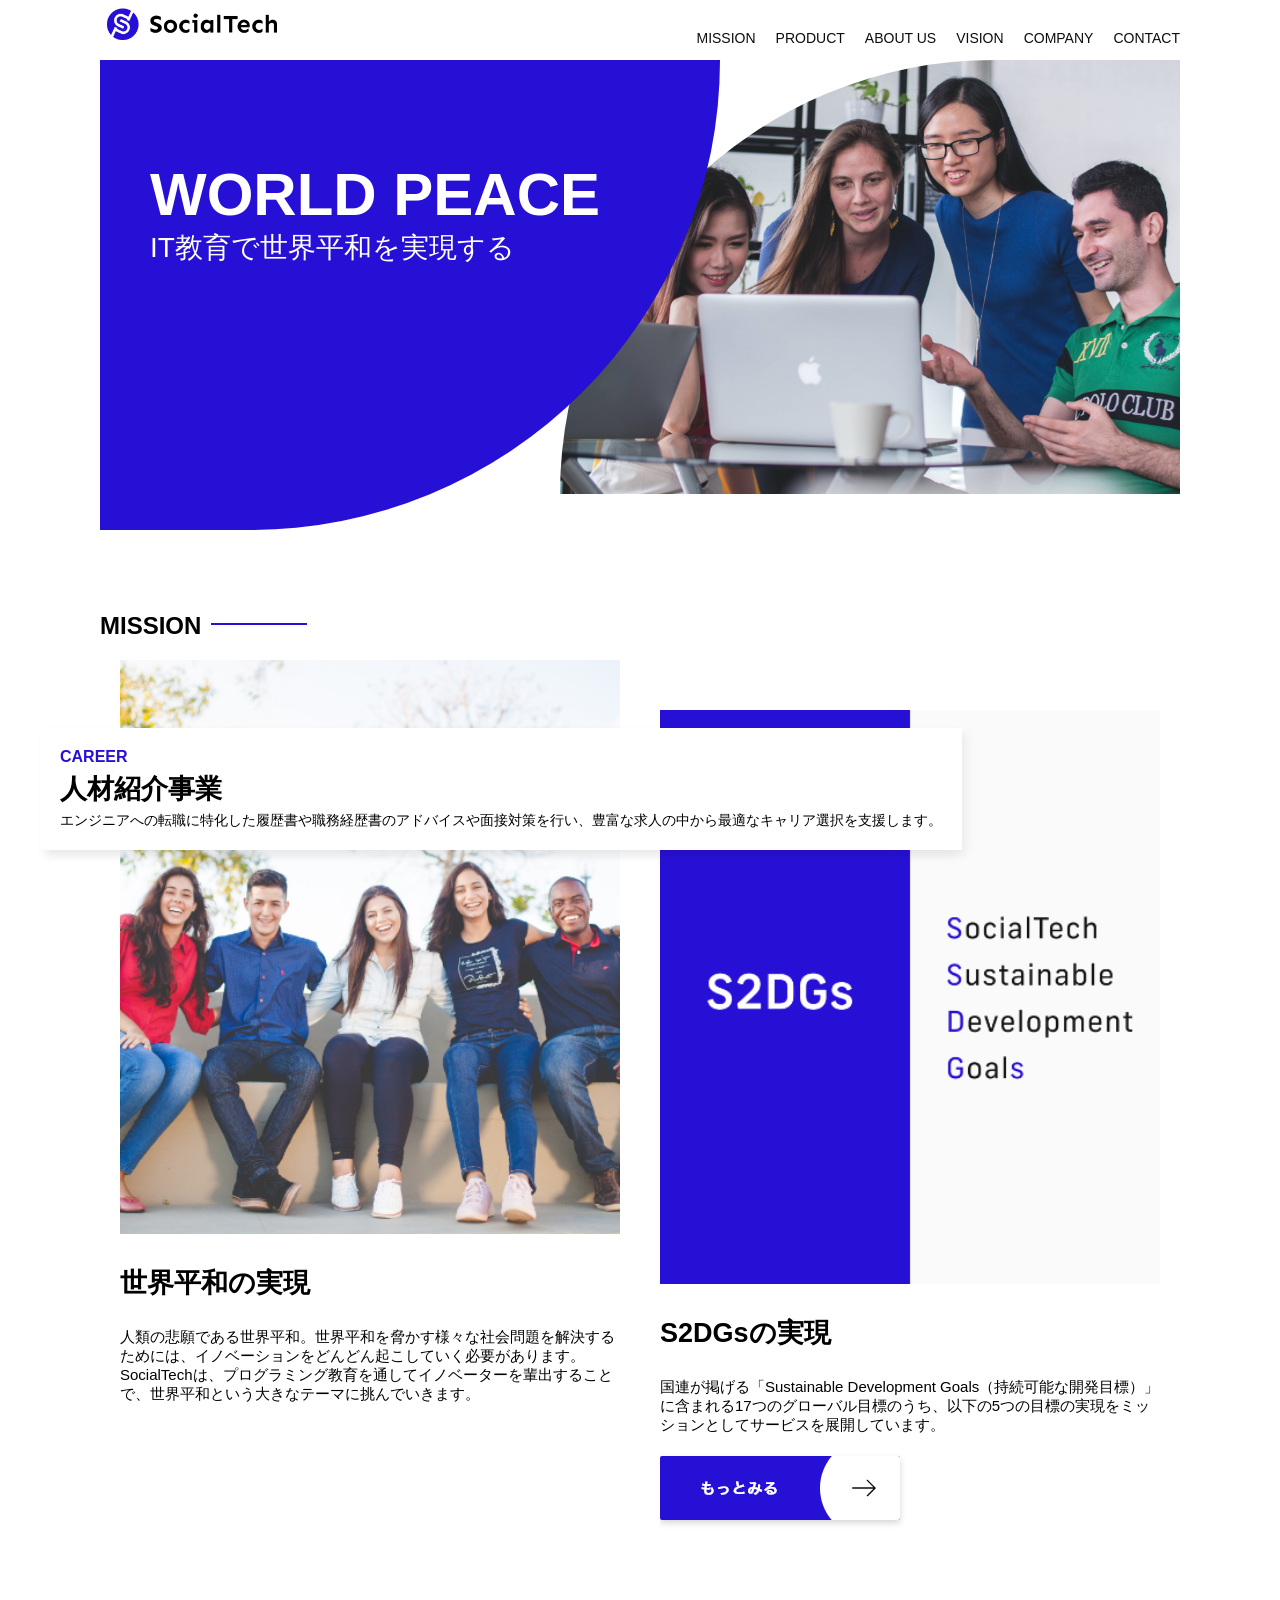
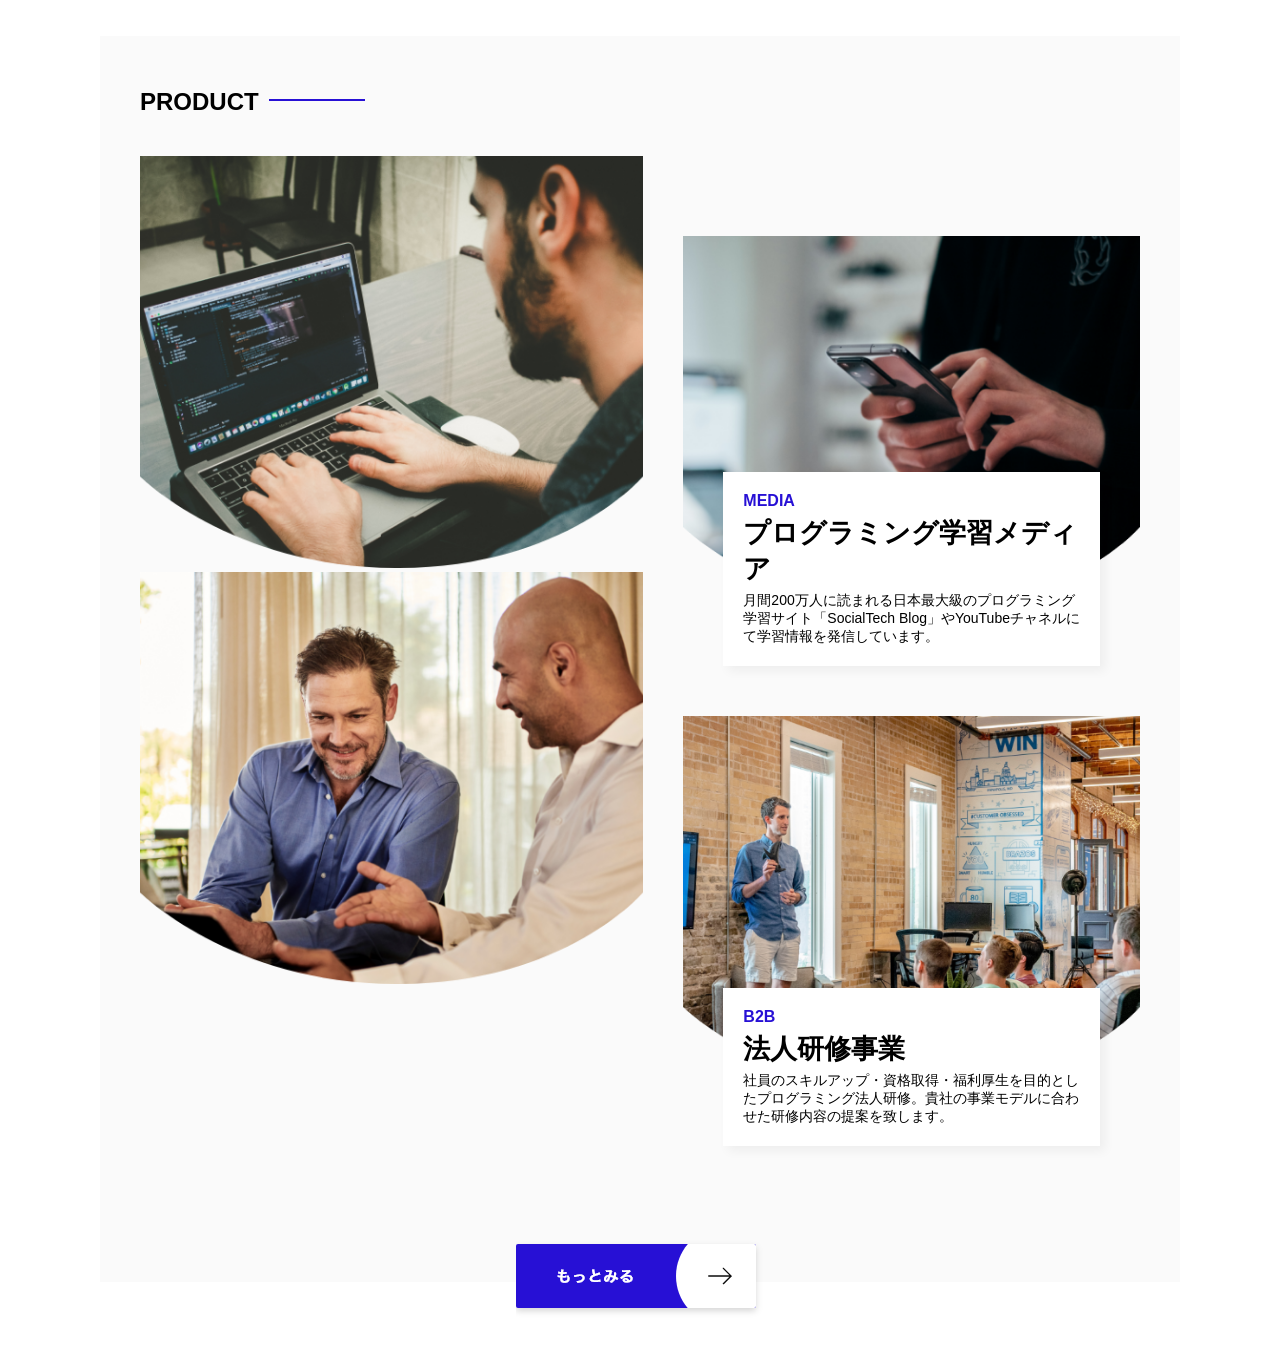
<file: socialtech/index.html>
<!DOCTYPE html>
<html lang="en">
<head>
  <meta charset="UTF-8">
  <meta name="description" content="SocialTechはEdTech業界のリーディングカンパニーを目指します。">
  <meta name="viewport" content="width=device-width, initial-scale=1.0">
  <link rel="stylesheet" href="style.css">
  <title>SocialTech</title>
</head>
<body>
  <header>
    <a href="index.html" id="logo">
      <img src="images/logo.png" alt="トップページに戻る">
    <nav id="nav-pc">
      <ul>
        <li><a href="mission.html">MISSION</a></li>
        <li><a href="product.html">PRODUCT</a></li>
        <li><a href="index.html#aboutus">ABOUT US</a></li>
        <li><a href="index.html#vision">VISION</a></li>
        <li><a href="index.html#company">COMPANY</a></li>
        <li><a href="index.html#contact">CONTACT</a></li>
      </ul>
    </nav>
    </a>
  </header>

  <main>
    <article>
      <!-- メインビジュアル -->
      <section id="main-visual">
        <div id="main-message">
          <h1>WORLD PEACE</h1>
          <p>IT教育で世界平和を実現する</p>
        </div>
        <img src="images/index/index-main.png" alt="PCの周りに集まる多国籍の仲間たち">
      </section>
      <!-- ミッション -->
      <section id="mission">
        <h2 class="index-h2">MISSION</h2>
        <div id="mission-flex">
          <div>
            <img id="mission-photo" src="images/index/index-mission.png" alt="屋外のベンチで写真を撮影する多国籍の仲間たち">
            <h3>世界平和の実現</h3>
            <p>
              人類の悲願である世界平和。世界平和を脅かす様々な社会問題を解決するためには、イノベーションをどんどん起こしていく必要があります。SocialTechは、プログラミング教育を通してイノベーターを輩出することで、世界平和という大きなテーマに挑んでいきます。
            </p>
          </div>
          <div>
            <img id="s2dgs" src="images/index/s2dgs.png" alt="S2DGs">
            <h3>S2DGsの実現</h3>
            <p>
              国連が掲げる「Sustainable Development Goals（持続可能な開発目標）」に含まれる17つのグローバル目標のうち、以下の5つの目標の実現をミッションとしてサービスを展開しています。
            </p>
            <a href="mission.html">
              <img src="images/button-more.png" alt="もっとみる">
            </a>
          </div>
        </div>
      </section>
      <!-- プロダクト -->
      <section id="product">
        <h2 class="index-h2">PRODUCT</h2>
        <div class="product-flex">
          <div id="flex-left">
          <div>
          <img class="product-photo" src="images/index/index-mantoman.png" alt="PCでコードを書く男性">
          <div class="product-explain">
            <span>MAN TO MAN</span>
            <h3>プログラミング教育</h3>
            <p>2013年より日本で唯一の専属講師によるマンツーマンのプログラミングレッスンを開始。AI/人工知能やウェブデザインの学習も可能です。</p>
          </div>
        </div>
        <div>
          <img class="product-photo" src="images/index/index-career.png" alt="笑顔で話し合う2人の男性">
          <div class="product-explain">
            <span>CAREER</span>
            <h3>人材紹介事業</h3>
            <p>エンジニアへの転職に特化した履歴書や職務経歴書のアドバイスや面接対策を行い、豊富な求人の中から最適なキャリア選択を支援します。</p>
          </div>
        </div>
      </div>
          <div id="product-right">
            <div>
              <img class="product-photo" src="images/index/index-media.png" alt="スマートフォンを操作する人">
              <div class="product-explain">
                <span>MEDIA</span>
                <h3>プログラミング学習メディア</h3>
                <p>月間200万人に読まれる日本最大級のプログラミング学習サイト「SocialTech Blog」やYouTubeチャネルにて学習情報を発信しています。</p>
              </div>
            </div>
            <div>
              <img class="product-photo" src="images/index/index-b2b.png" alt="講演中の男性とそれを聴く人々">
              <div class="product-explain">
                <span>B2B</span>
                <h3>法人研修事業</h3>
                <p>社員のスキルアップ・資格取得・福利厚生を目的としたプログラミング法人研修。貴社の事業モデルに合わせた研修内容の提案を致します。</p>
              </div>
            </div>
          </div>
        </div>
        <div id="product-more">
          <a href="product.html">
            <img src="images/button-more.png" alt="もっとみる">
          </a>
        </div>
      </section>
    </article>
  </main>
</body>
</html>
</file>
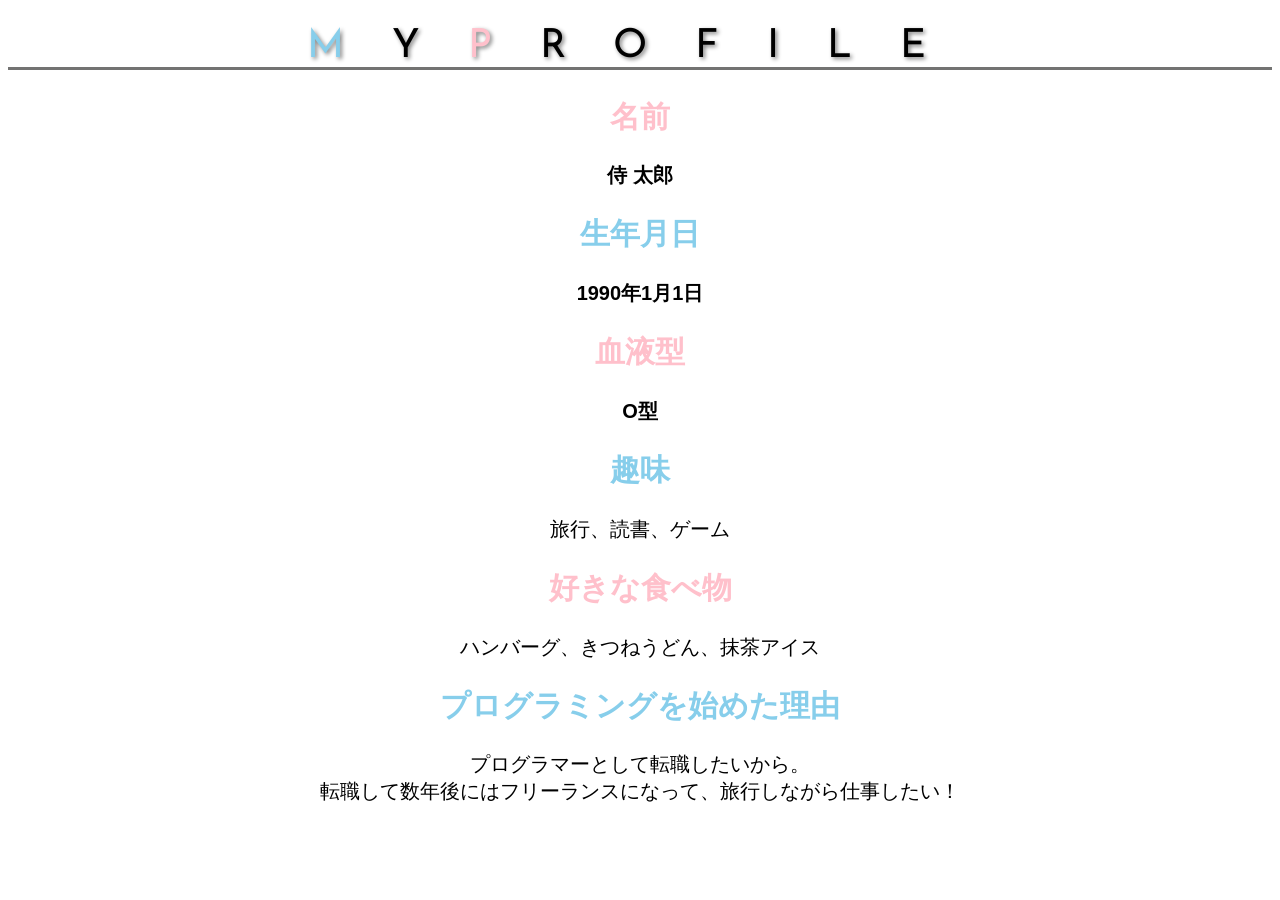
<file: kadai_015/kadai_015.html>
<!DOCTYPE html>
<html>
  <head>
    <title>15章課題</title>
    <meta name="description" content="このページは15章の課題です。">
    <meta charset="utf-8">
    <link rel="preconnect" href="https://fonts.googleapis.com">
    <link rel="preconnect" href="https://fonts.gstatic.com" crossorigin>
    <link href="https://fonts.googleapis.com/css2?family=Josefin+Sans:ital,wght@0,100..700;1,100..700&display=swap" rel="stylesheet">
    <link rel="stylesheet" href="./style.css">
  </head>

  <body>
    <h1 class="google-fonts">
    <span class="skyblue-text">M</span>Y<span class="pink-text">P</span>ROFILE
    </h1>
    <div id="parent">
      <h2><span class="pink-text">名前</span></h2>
      <p class="child">侍 太郎</p>
      <h2><span class="skyblue-text">生年月日</span></h2>
      <p class="child">1990年1月1日</p>
      <h2><span class="pink-text">血液型</span></h2>
      <p class="child">O型</p>
      <h2><span class="skyblue-text">趣味</span></h2>
      <p>旅行、読書、ゲーム</p>
      <h2><span class="pink-text">好きな食べ物</span></h2>
      <p>ハンバーグ、きつねうどん、抹茶アイス</p>
      <h2><span class="skyblue-text">プログラミングを始めた理由</span></h2>
      <p>プログラマーとして転職したいから。<br>
      転職して数年後にはフリーランスになって、旅行しながら仕事したい！</p>
    </div>
  </body>
</html>
</file>
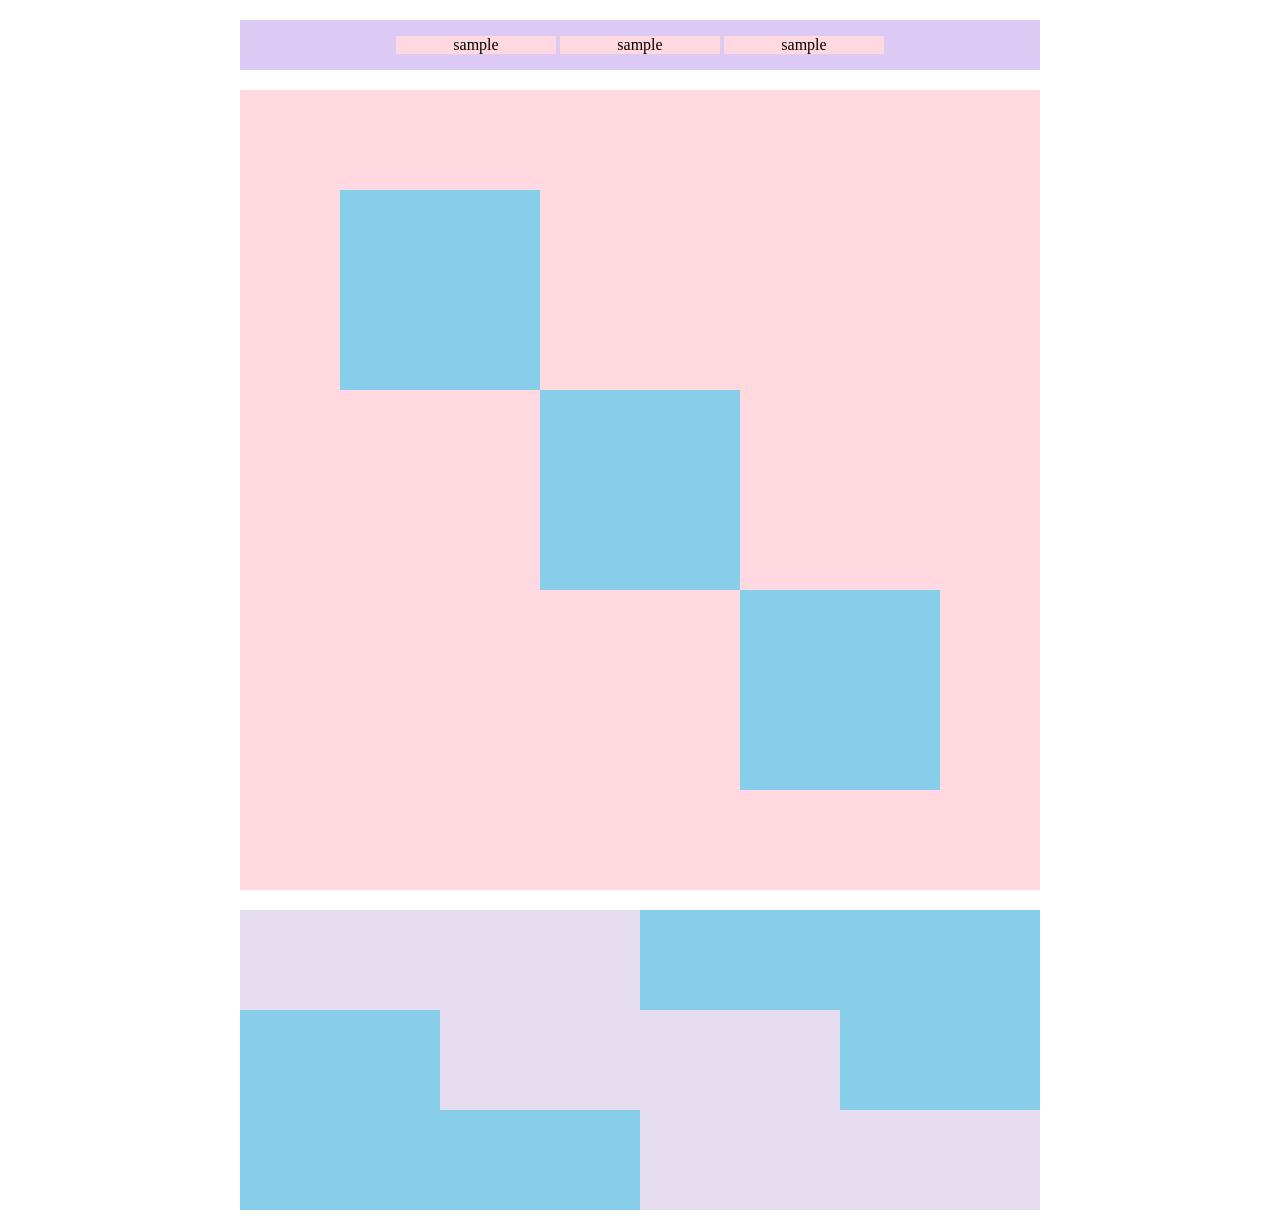
<file: kadai_018/kadai_018.html>
<!DOCTYPE html>
<html>
  <head>
    <title>18章課題</title>
    <meta name="description" content="このページは18章の課題です。">
    <meta charset="utf-8">
    <link rel="stylesheet" href="style.css">
  </head>

  <body>
    <div id="top">
        <p class="top-child">sample</p>
        <p class="top-child">sample</p>
        <p class="top-child">sample</p>
    </div>

    <div id="middle">
      <div id="middle-child01"></div>
      <div id="middle-child02"></div>
      <div id="middle-child03"></div>
    </div>

    <div id="bottom">
      <div id="bottom-child01"></div>
      <div id="bottom-child02"></div>
      <div id="bottom-child03"></div>
    </div>
  </body>
</html>
</file>
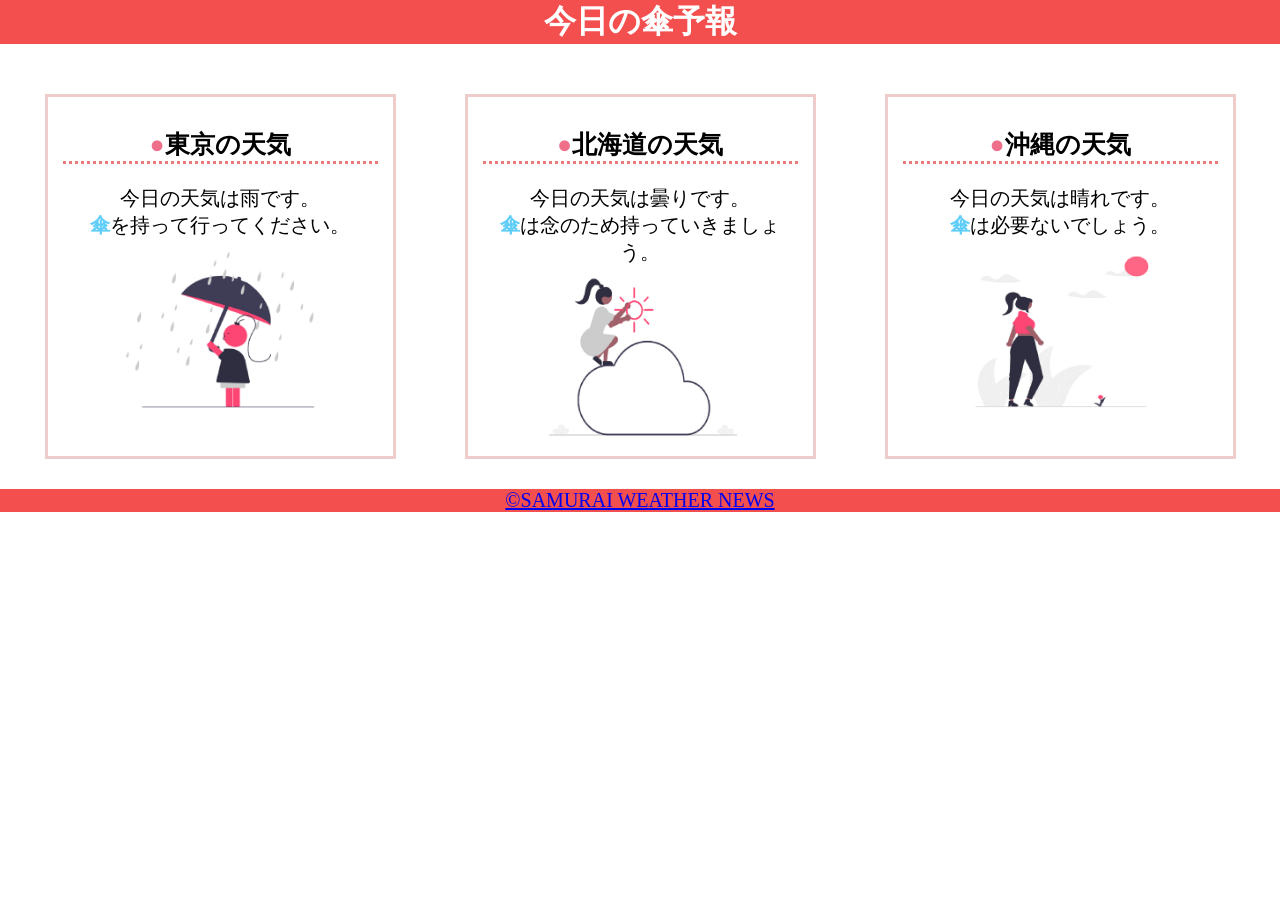
<file: kadai_022/kadai_022.html>
<!DOCTYPE html>
<html>
  <head>
    <title>22章課題</title>
    <meta name="description" content="このページは22章の課題です。">
    <meta charset="utf-8">
    <meta name="viewport" content="width=device-width, initial-scale=1.0">
    <link rel="stylesheet" href="style.css">
  </head>

  <body>
    <header>
      <h1>今日の傘予報</h1>
    </header>

    <main>
      <div id="parent">
        <div class="contents">
          <h2>東京の天気</h2>
          <p>今日の天気は雨です。</p>
          <p>傘を持って行ってください。</p>
          <img src="./images/rainy.png">
        </div>

        <div class="contents">
          <h2>北海道の天気</h2>
          <p>今日の天気は曇りです。</p>
          <p>傘は念のため持っていきましょう。</p>
          <img src="./images/cloudy.png">
        </div>

        <div class="contents">
          <h2>沖縄の天気</h2>
          <p>今日の天気は晴れです。</p>
          <p>傘は必要ないでしょう。</p>
          <img src="./images/sunny.png">
        </div>
      </div>
    </main>

    <footer>
      <a href="https://www.sejuku.net/corp/">&copy;SAMURAI WEATHER NEWS</a>
    </footer>
  </body>
</html>
</file>
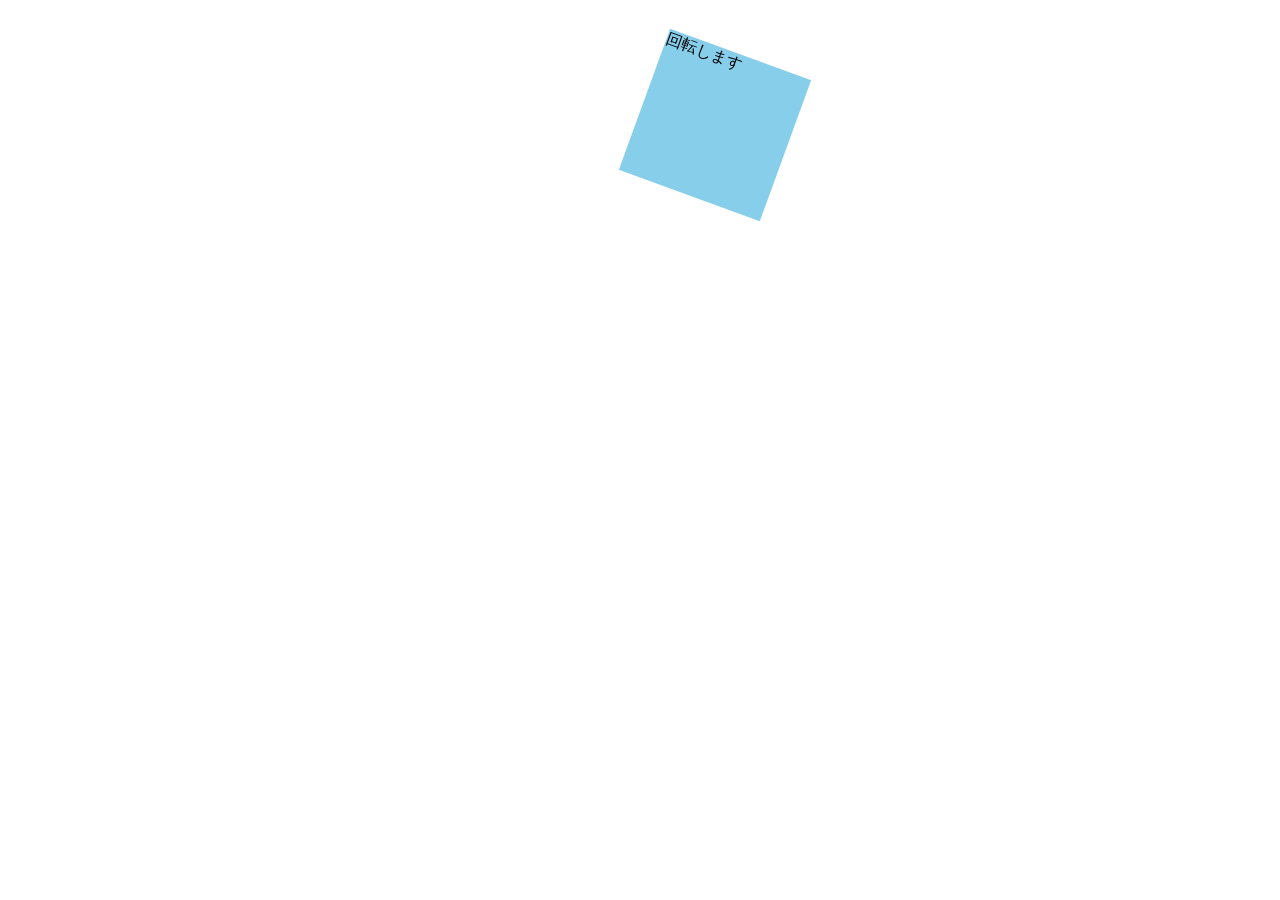
<file: kadai_mdn_css/mdn.html>
<!DOCTYPE html>
<html>
  <head>
    <style>
      div {
        position: absolute;
        left: 50%;
        top: 50px;
        width: 150px;
        height: 150px;
        background-color: skyblue;
        transform: rotate(20deg);
      }
    </style>
  </head>

  <body>
    <div class="rotated">
      回転します
    </div>
  </body>
</html>
</file>
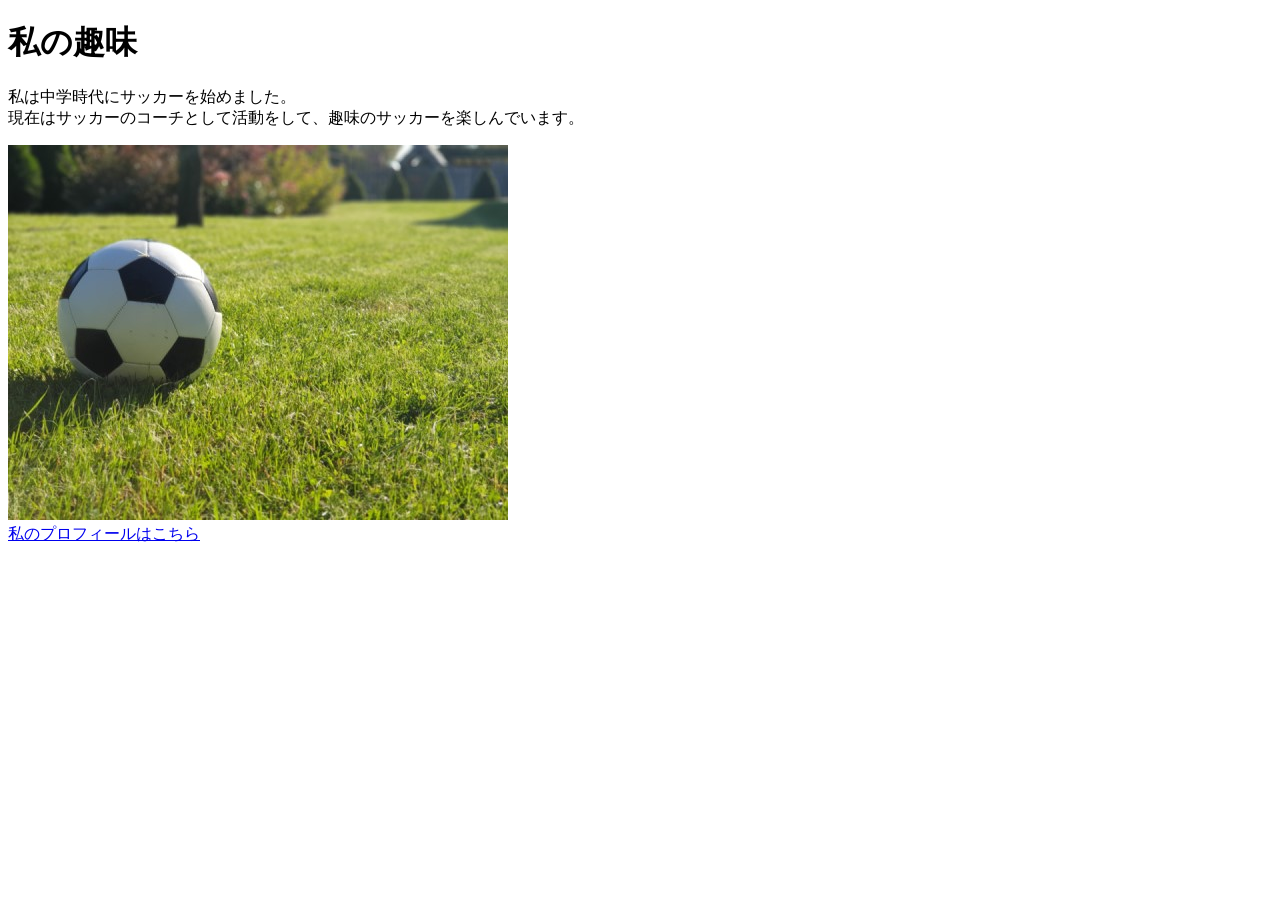
<file: kadai_005/html/kadai_005.html>
<!DOCTYPE html>
<html>
  <head>
    <title>5章課題</title>
    <meta name="description" content="このページは5章の課題です。"
    <meta charset="utf-8"
  </head>
    <body>
      <header>
        <h1>私の趣味</h1>
      </header>
      <main>
        <p>私は中学時代にサッカーを始めました。<br>
          現在はサッカーのコーチとして活動をして、趣味のサッカーを楽しんでいます。
        </p>
        <img src="../images/sample.jpg"><br>
        <a href="https://x.com/samuraijuku">私のプロフィールはこちら</a>
      </main>
    </body>
</html>
</file>
<file: socialtech/style.css>
body {
  max-width: 1080px;
  margin: auto;
  font-family: "Source Sans Pro","Hiragino Kaku Gothic ProN", Meiryo, Arial, sans-serif;
}

header {
  display: flex;
  justify-content: space-between;
}

#nav-pc {
  font-size: 14px;
}

#nav-pc ul {
  display: flex;
  padding-left: 0;
}

#nav-pc li {
  list-style: none;
}

#nav-pc a {
  text-decoration: none;
  margin-left: 20px;
  color: #0d0d0d;
}

#nav-pc a:hover {
  text-decoration: underline;
}

p {
  font-size: 15px;
}

/* メインビジュアル */

#main-visual {
  position: relative;
  height: 470px;
}

#main-message {
  position: absolute;
  top: 0;
  left: 0;
  background-color: #2710d5;
  color: #ffffff;
  border-radius: 0 0 476px 0;
  max-width: 620px;
  width: 100%;
  height: 100%;
  z-index: 11;
}

#main-message > h1{
  font-size: 60px;
  margin: 100px 0 0 50px;
}

#main-message > p {
  font-size: 28px;
  margin: 0 0 0 50px;
}

#main-visual > img {
  max-width: 620px;
  border-radius: 476px 0 0 0;
  position: absolute;
  top: 0;
  right: 0;
  z-index: 10;
}

/* 見出し */

h2 {
  margin: 40px 0 0 0;
}

h2::after {
  content: url("images/line.png");
  margin-left: 10px;
}

h3 {
  font-size: 27px;
}

/* ミッション */

#mission {
  margin: 80px auto;
}

#mission-flex {
  display: flex;
}

#mission-flex > div {
  width: 50%;
  margin: 20px;
}

#mission-photo {
  width: 100%;
}

#s2dgs {
  margin-top: 50px;
  width: 100%;
}

 /* プロダクト */
#product {
  background-color: #fafafa;
  margin: 80px 0 80px 0;
  padding: 10px 40px 0 40px;
}

/* 外枠 */
#product .product-flex {
  margin-top: 40px;
  display: flex;
}

/* 左のカラム */
#product-left {
  width: 50px;
  margin-right: 20px;
}

/* 右のカラム */
#product-right {
  width: 50%;
  margin-left: 20px;
  margin-top: 80px;
}

/* 画像＋説明の枠 */
#product-left > div {
  position: relative;
  height: 480px;
  margin-right: 20px;
}
#product-right > div {
  position: relative;
  height: 480px;
  margin-left: 20px;
}

/* 画像 */
.product-photo {
  width: 100%;
}

/* 説明文の枠 */
.product-explain {
  background-color: #ffffff;
  position: absolute;
  left: 0;
  bottom: 50px;
  margin: 0 40px 0 40px;
  padding: 20px;
  box-shadow: 5px 5px 10px rgba(0, 0, 0, 0.05);
}

/* 説明文の英語 */
.product-explain > span {
  color: #2710d5;
  font-weight: bold;
  font-size: 16px;
  margin: 0;
}

/* 説明文の見出し */
.product-explain > h3 {
  margin: 5px 0 5px 0;
}

/* 説明文 */
.product-explain > p {
font-size: 14px;
margin: 0;
}

/* もっとみるボタン */
#product-more {
  text-align: center;
}

#product-more a {
  position: relative;
  bottom: -42px;
}
</file>
<file: kadai_015/style.css>
html {
  font-size: 20px;
}

body {
  font-family: "Arial" , "Meiryo" , sans-serif;
}

.google-fonts {
  font-family: "Josefin Sans", sans-serif;
  font-optical-sizing: auto;
  font-weight: 400;
  font-style: normal;
}

h1{
  font-family: "Josefin Sans" , sans-serif;
  font-size: 2rem;
  text-align: center;
  letter-spacing: 1.2em;
  border-bottom: solid 3px rgb(115,115,114);
  text-shadow: 2px 2px 4px gray;
}

h2 {
  text-align: center;
}

p {
  text-align: center;
}

.skyblue-text {
  color: skyblue;
}

.pink-text {
  color: rgb(255, 192, 203);
}

.child {
  font-weight: bold;
}
</file>
<file: kadai_018/style.css>
#top {
  width: 800px;
  background-color: #dcc9f4;
  margin: 20px auto;
  text-align: center;
}

.top-child {
  width: 20%;
  background-color: #ffd9df;
  display: inline-block;
}

#middle {
  width: 800px;
  height: 800px;
  margin: 20px auto;
  background-color: #ffd9df;
  position: relative;
}

#middle-child01 {
  width: 200px;
  height: 200px;
  background-color: #87ceeb;
  position: absolute;
  top: 100px;
  left: 100px;
}

#middle-child02 {
  width: 200px;
  height: 200px;
  background-color: #87ceeb;
  position: absolute;
  top: 300px;
  left: 300px;
}

#middle-child03 {
  width: 200px;
  height: 200px;
  background-color: #87ceeb;
  position: absolute;
  top: 500px;
  left: 500px;
}

#bottom {
  width: 800px;
  height: 300px;
  margin-left: auto;
  margin-right: auto;
  background-color: #87ceeb;
}

#bottom-child01 {
  width: 400px;
  height: 100px;
  background-color: #e5dcf0;
}

#bottom-child02 {
  width: 400px;
  height: 100px;
  background-color: #e5dcf0;
  position: relative;
  left: 200px;
}

#bottom-child03 {
  width: 400px;
  height: 100px;
  background-color: #e5dcf0;
  position: relative;
  left: 400px;
}
</file>
<file: kadai_022/style.css>
h1,p,body {
  margin: 0px;
}
p,a {
  font-size: 20px;
}

header {
  margin-bottom: 20px;
  background-color: rgb(244, 79, 79);
  text-align: center;
}

main {
  padding: 10px;
}

footer {
  background-color: rgb(244, 79, 79);
  text-align: center;
  color: rgb(255, 255, 255)
}

h1 {
  color: rgb(255, 255, 255);
}

h2 {
  font-size: 25px;
  border-bottom: dotted;
  border-bottom: bold;
  border-color: rgb(236, 122, 122);
}

h2::before {
  content: "●";
  color: rgb(239, 111, 139);
}

.contents p:nth-of-type(2)::first-letter {
  font-weight: bold;
  color: rgb(97, 206, 249);
}

#parent {
  display: flex;
  justify-content: space-around;
}

.contents {
  border: solid 3px rgb(238, 204, 204);
  flex-basis: 25%;
  padding: 10px 15px;
  margin: 20px 0px;
  text-align: center;
}

.contents img {
  width: 70%;
}

footer :visited {
  color: rgb(193, 234, 251);
}

footer :hover {
  color: rgb(245, 178, 168);
}

@media screen and (max-width: 768px) {
  #parent {flex-direction: column;}
  h2 {font-size: 30px;}
  p {font-size: 25px;}
}
</file>
